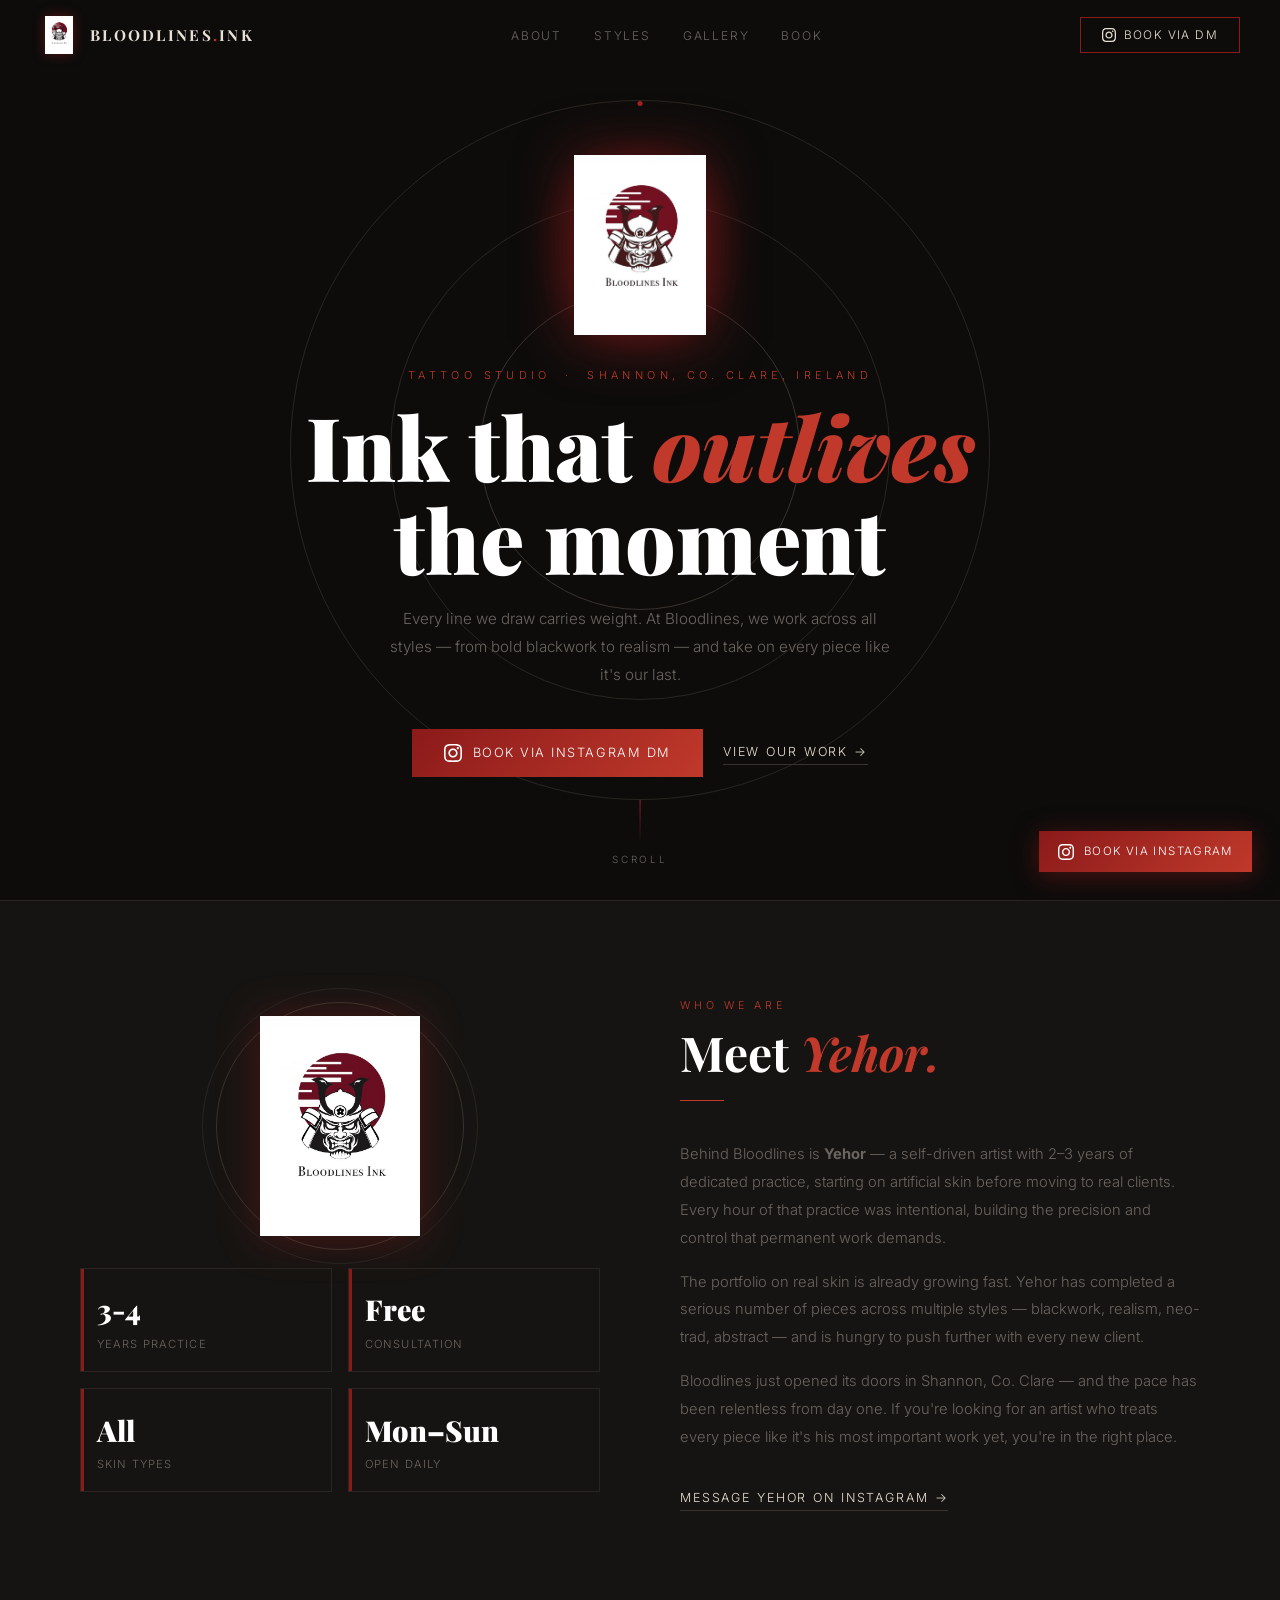
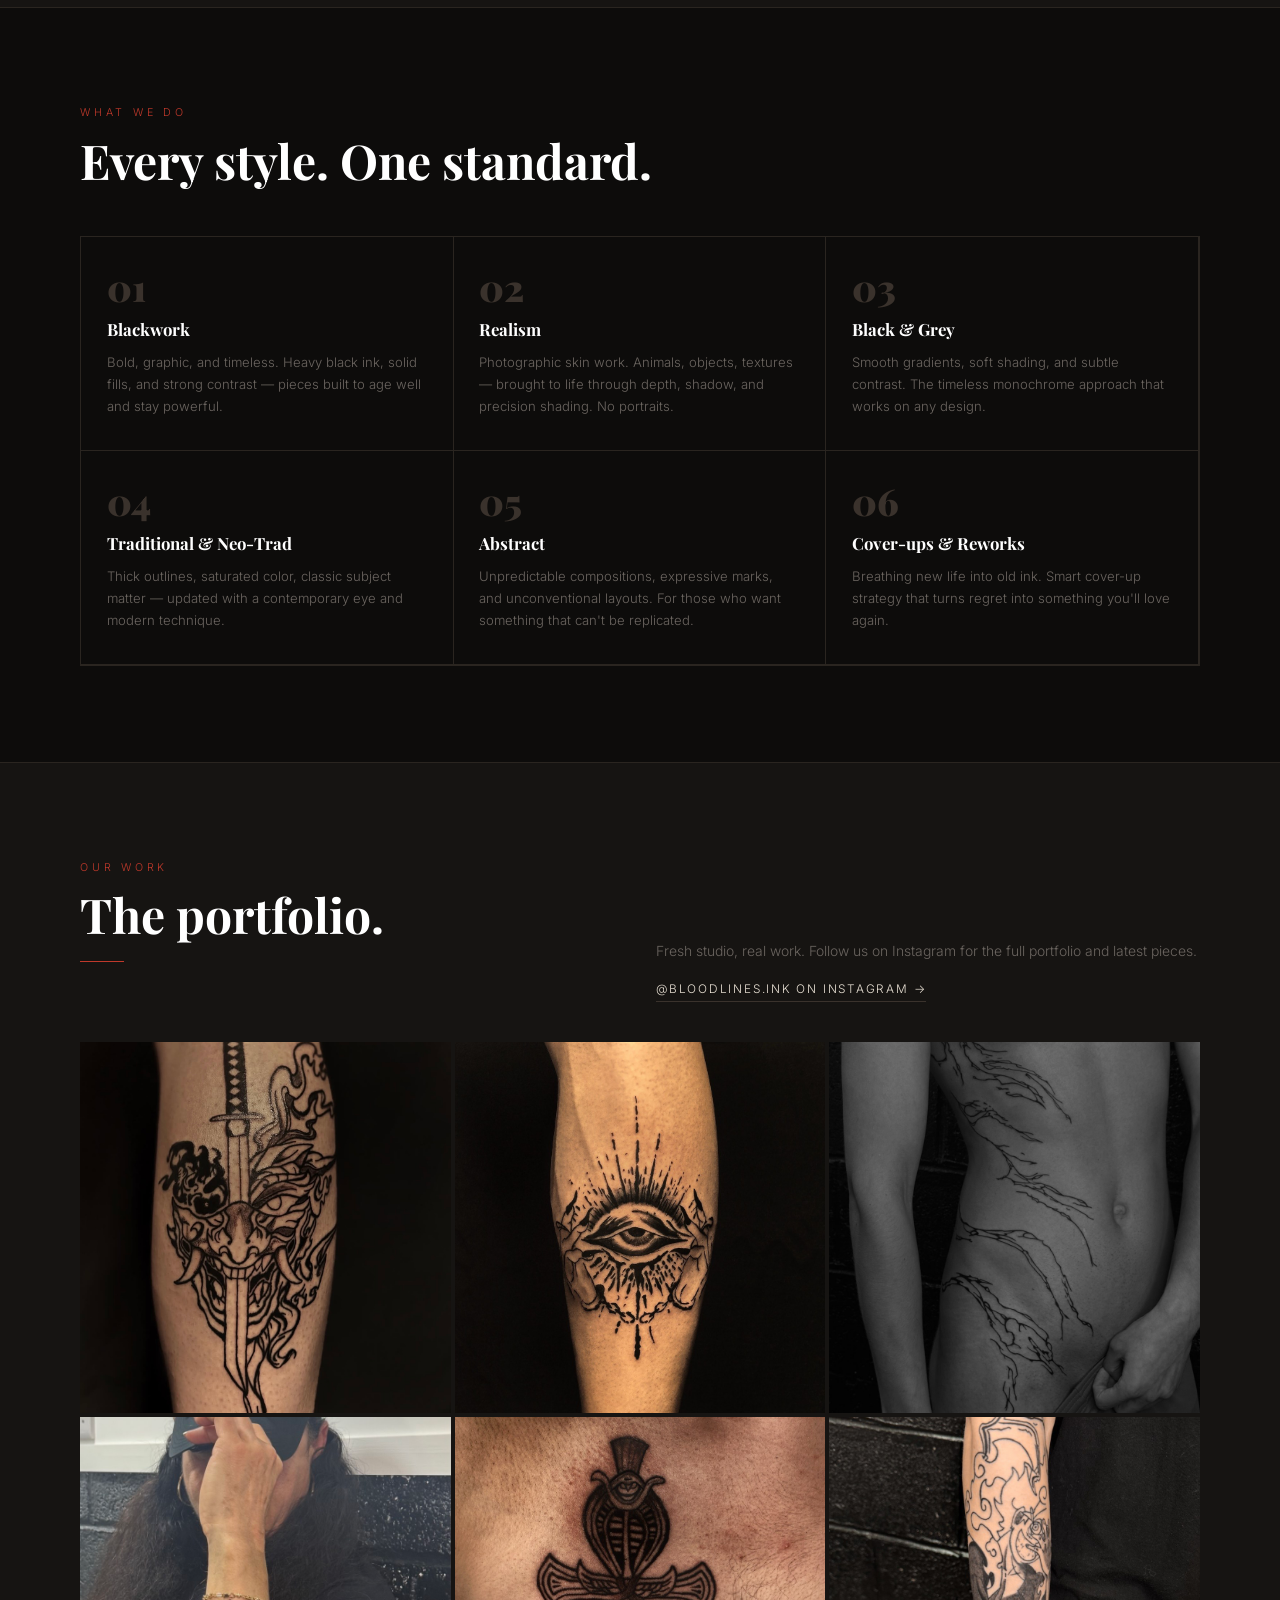
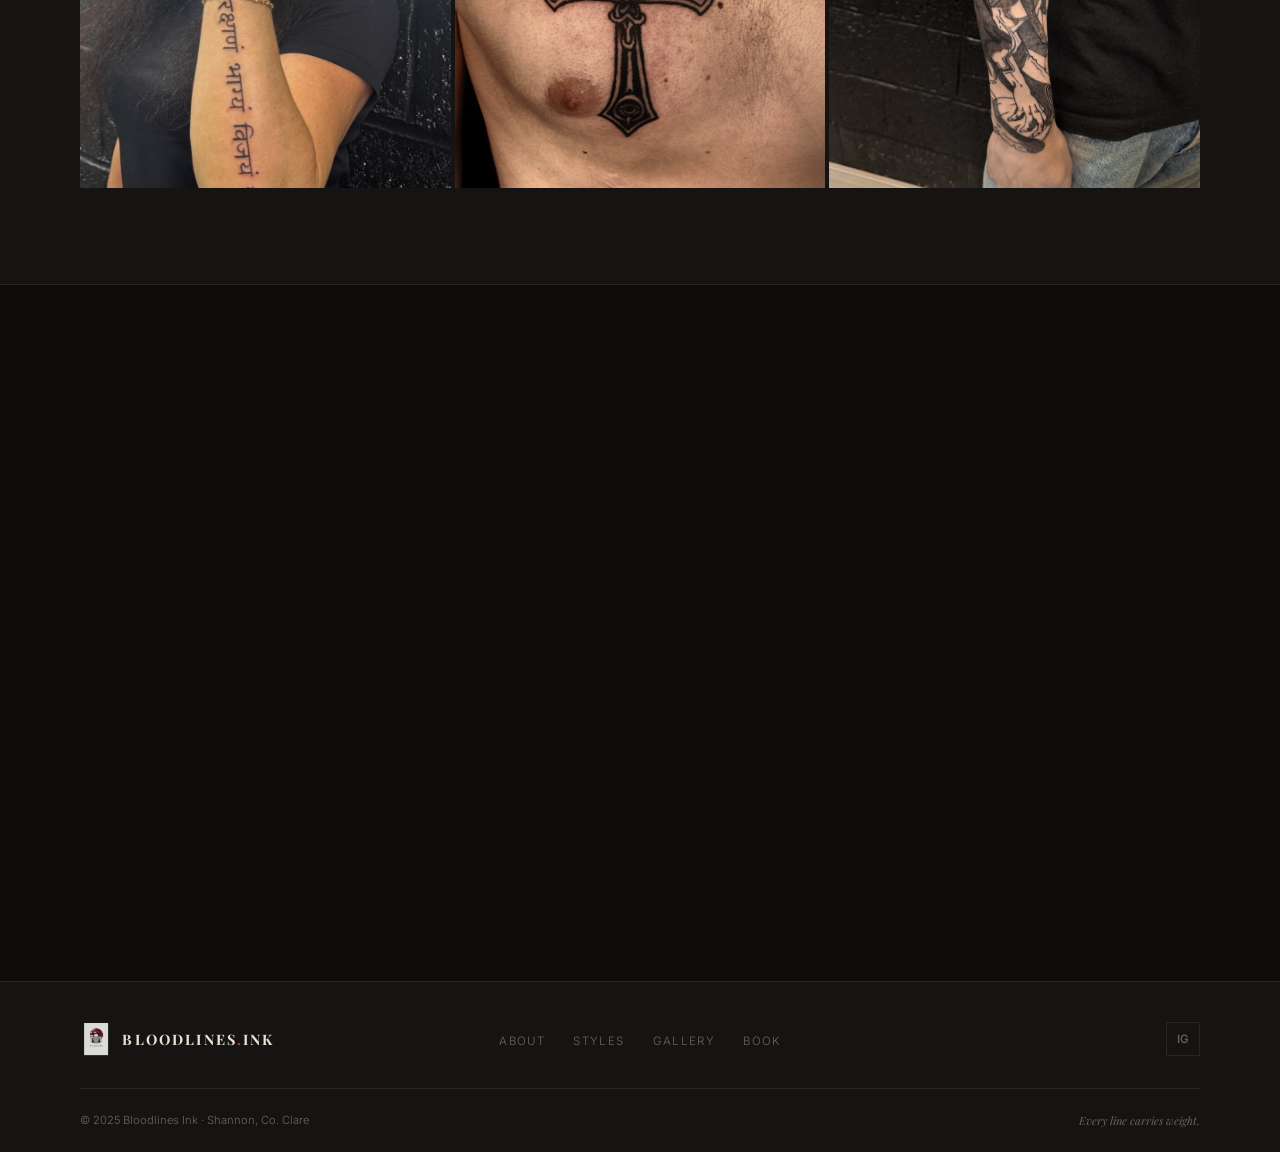
<file: index.html>
<!DOCTYPE html>
<html lang="en">
<head>
  <meta charset="UTF-8">
  <meta name="viewport" content="width=device-width, initial-scale=1.0">
  <meta name="description" content="Bloodlines Ink — Tattoo Studio in Shannon, Co. Clare. Blackwork, Realism, Black & Grey, Neo-Trad, Abstract and Cover-ups. Book via Instagram DM.">
  <title>Bloodlines Ink — Tattoo Studio Shannon, Co. Clare</title>
  <link rel="icon" type="image/jpeg" href="images/logo.jpg">
  <link href="https://fonts.googleapis.com/css2?family=Playfair+Display:ital,wght@0,400;0,700;0,900;1,400;1,700&family=Inter:wght@300;400;500&display=swap" rel="stylesheet">
  <link rel="stylesheet" href="css/style.css">
</head>
<body>

  <!-- ═══════════════════════════════════════════════
       FLOATING INSTAGRAM BUTTON
  ═══════════════════════════════════════════════ -->
  <a href="https://ig.me/m/bloodlines.ink" target="_blank" rel="noopener" class="float-ig">
    <svg viewBox="0 0 24 24"><path d="M12 2.163c3.204 0 3.584.012 4.85.07 3.252.148 4.771 1.691 4.919 4.919.058 1.265.069 1.645.069 4.849 0 3.205-.012 3.584-.069 4.849-.149 3.225-1.664 4.771-4.919 4.919-1.266.058-1.644.07-4.85.07-3.204 0-3.584-.012-4.849-.07-3.26-.149-4.771-1.699-4.919-4.92-.058-1.265-.07-1.644-.07-4.849 0-3.204.013-3.583.07-4.849.149-3.227 1.664-4.771 4.919-4.919 1.266-.057 1.645-.069 4.849-.069zm0-2.163c-3.259 0-3.667.014-4.947.072-4.358.2-6.78 2.618-6.98 6.98-.059 1.281-.073 1.689-.073 4.948 0 3.259.014 3.668.072 4.948.2 4.358 2.618 6.78 6.98 6.98 1.281.058 1.689.072 4.948.072 3.259 0 3.668-.014 4.948-.072 4.354-.2 6.782-2.618 6.979-6.98.059-1.28.073-1.689.073-4.948 0-3.259-.014-3.667-.072-4.947-.196-4.354-2.617-6.78-6.979-6.98-1.281-.059-1.69-.073-4.949-.073zm0 5.838c-3.403 0-6.162 2.759-6.162 6.162s2.759 6.163 6.162 6.163 6.162-2.759 6.162-6.163c0-3.403-2.759-6.162-6.162-6.162zm0 10.162c-2.209 0-4-1.79-4-4 0-2.209 1.791-4 4-4s4 1.791 4 4c0 2.21-1.791 4-4 4zm6.406-11.845c-.796 0-1.441.645-1.441 1.44s.645 1.44 1.441 1.44c.795 0 1.439-.645 1.439-1.44s-.644-1.44-1.439-1.44z"/></svg>
    Book via Instagram
  </a>

  <!-- ═══════════════════════════════════════════════
       NAVIGATION
  ═══════════════════════════════════════════════ -->
  <nav id="navbar">
    <a href="#top" class="nav-logo">
      <img src="images/logo.jpg" alt="Bloodlines Ink" class="nav-logo-img">
      <span class="nav-logo-text">BLOODLINES<span>.</span>INK</span>
    </a>
    <ul class="nav-links">
      <li><a href="#about">About</a></li>
      <li><a href="#styles">Styles</a></li>
      <li><a href="#gallery">Gallery</a></li>
      <li><a href="#booking">Book</a></li>
    </ul>
    <a href="https://ig.me/m/bloodlines.ink" target="_blank" rel="noopener" class="nav-cta">
      <svg viewBox="0 0 24 24"><path d="M12 2.163c3.204 0 3.584.012 4.85.07 3.252.148 4.771 1.691 4.919 4.919.058 1.265.069 1.645.069 4.849 0 3.205-.012 3.584-.069 4.849-.149 3.225-1.664 4.771-4.919 4.919-1.266.058-1.644.07-4.85.07-3.204 0-3.584-.012-4.849-.07-3.26-.149-4.771-1.699-4.919-4.92-.058-1.265-.07-1.644-.07-4.849 0-3.204.013-3.583.07-4.849.149-3.227 1.664-4.771 4.919-4.919 1.266-.057 1.645-.069 4.849-.069zm0-2.163c-3.259 0-3.667.014-4.947.072-4.358.2-6.78 2.618-6.98 6.98-.059 1.281-.073 1.689-.073 4.948 0 3.259.014 3.668.072 4.948.2 4.358 2.618 6.78 6.98 6.98 1.281.058 1.689.072 4.948.072 3.259 0 3.668-.014 4.948-.072 4.354-.2 6.782-2.618 6.979-6.98.059-1.28.073-1.689.073-4.948 0-3.259-.014-3.667-.072-4.947-.196-4.354-2.617-6.78-6.979-6.98-1.281-.059-1.69-.073-4.949-.073zm0 5.838c-3.403 0-6.162 2.759-6.162 6.162s2.759 6.163 6.162 6.163 6.162-2.759 6.162-6.163c0-3.403-2.759-6.162-6.162-6.162zm0 10.162c-2.209 0-4-1.79-4-4 0-2.209 1.791-4 4-4s4 1.791 4 4c0 2.21-1.791 4-4 4zm6.406-11.845c-.796 0-1.441.645-1.441 1.44s.645 1.44 1.441 1.44c.795 0 1.439-.645 1.439-1.44s-.644-1.44-1.439-1.44z"/></svg>
      Book via DM
    </a>
  </nav>

  <!-- ═══════════════════════════════════════════════
       HERO
  ═══════════════════════════════════════════════ -->
  <section class="hero" id="top">
    <div class="hero-rings" aria-hidden="true">
      <div class="ring ring-1"><div class="ring-dot"></div></div>
      <div class="ring ring-2"><div class="ring-dot"></div></div>
      <div class="ring ring-3"><div class="ring-dot"></div></div>
    </div>

    <div class="hero-logo-wrap">
      <div class="hero-logo-glow"></div>
      <img src="images/logo.jpg" alt="Bloodlines Ink" class="hero-logo-img">
    </div>

    <p class="hero-eyebrow">Tattoo Studio &nbsp;·&nbsp; Shannon, Co. Clare, Ireland</p>
    <h1 class="hero-title">Ink that <em>outlives</em><br>the moment</h1>
    <p class="hero-sub">Every line we draw carries weight. At Bloodlines, we work across all styles — from bold blackwork to realism — and take on every piece like it's our last.</p>

    <div class="hero-actions">
      <a href="https://ig.me/m/bloodlines.ink" target="_blank" rel="noopener" class="btn-ig">
        <svg viewBox="0 0 24 24"><path d="M12 2.163c3.204 0 3.584.012 4.85.07 3.252.148 4.771 1.691 4.919 4.919.058 1.265.069 1.645.069 4.849 0 3.205-.012 3.584-.069 4.849-.149 3.225-1.664 4.771-4.919 4.919-1.266.058-1.644.07-4.85.07-3.204 0-3.584-.012-4.849-.07-3.26-.149-4.771-1.699-4.919-4.92-.058-1.265-.07-1.644-.07-4.849 0-3.204.013-3.583.07-4.849.149-3.227 1.664-4.771 4.919-4.919 1.266-.057 1.645-.069 4.849-.069zm0-2.163c-3.259 0-3.667.014-4.947.072-4.358.2-6.78 2.618-6.98 6.98-.059 1.281-.073 1.689-.073 4.948 0 3.259.014 3.668.072 4.948.2 4.358 2.618 6.78 6.98 6.98 1.281.058 1.689.072 4.948.072 3.259 0 3.668-.014 4.948-.072 4.354-.2 6.782-2.618 6.979-6.98.059-1.28.073-1.689.073-4.948 0-3.259-.014-3.667-.072-4.947-.196-4.354-2.617-6.78-6.979-6.98-1.281-.059-1.69-.073-4.949-.073zm0 5.838c-3.403 0-6.162 2.759-6.162 6.162s2.759 6.163 6.162 6.163 6.162-2.759 6.162-6.163c0-3.403-2.759-6.162-6.162-6.162zm0 10.162c-2.209 0-4-1.79-4-4 0-2.209 1.791-4 4-4s4 1.791 4 4c0 2.21-1.791 4-4 4zm6.406-11.845c-.796 0-1.441.645-1.441 1.44s.645 1.44 1.441 1.44c.795 0 1.439-.645 1.439-1.44s-.644-1.44-1.439-1.44z"/></svg>
        Book via Instagram DM
      </a>
      <a href="#gallery" class="btn-ghost">View our work →</a>
    </div>

    <div class="hero-scroll" aria-hidden="true">
      <div class="scroll-line"></div>
      <span class="scroll-label">Scroll</span>
    </div>
  </section>

  <!-- ═══════════════════════════════════════════════
       ABOUT
  ═══════════════════════════════════════════════ -->
  <section class="about" id="about">
    <div class="container">
      <div class="about-grid">

        <div class="about-logo-side fade-up">
          <div class="about-logo-frame">
            <img src="images/logo.jpg" alt="Bloodlines Ink" class="about-logo-main">
          </div>
          <div class="about-stats">
            <div class="stat"><div class="stat-num">3-4</div><div class="stat-label">Years practice</div></div>
            <div class="stat"><div class="stat-num">Free</div><div class="stat-label">Consultation</div></div>
            <div class="stat"><div class="stat-num">All</div><div class="stat-label">Skin types</div></div>
            <div class="stat"><div class="stat-num">Mon–Sun</div><div class="stat-label">Open daily</div></div>
          </div>
        </div>

        <div class="fade-up">
          <p class="section-label">Who we are</p>
          <h2 class="section-title">Meet <em style="font-style:italic;color:var(--red-bright)">Yehor.</em></h2>
          <div class="divider-short"></div>
          <p class="about-p">Behind Bloodlines is <strong>Yehor</strong> — a self-driven artist with 2–3 years of dedicated practice, starting on artificial skin before moving to real clients. Every hour of that practice was intentional, building the precision and control that permanent work demands.</p>
          <p class="about-p">The portfolio on real skin is already growing fast. Yehor has completed a serious number of pieces across multiple styles — blackwork, realism, neo-trad, abstract — and is hungry to push further with every new client.</p>
          <p class="about-p" style="margin-bottom:2rem">Bloodlines just opened its doors in Shannon, Co. Clare — and the pace has been relentless from day one. If you're looking for an artist who treats every piece like it's his most important work yet, you're in the right place.</p>
          <a href="https://ig.me/m/bloodlines.ink" target="_blank" rel="noopener" class="btn-ghost">Message Yehor on Instagram →</a>
        </div>

      </div>
    </div>
  </section>

  <!-- ═══════════════════════════════════════════════
       STYLES
  ═══════════════════════════════════════════════ -->
  <section class="styles-section" id="styles">
    <div class="container">
      <div class="fade-up">
        <p class="section-label">What we do</p>
        <h2 class="section-title">Every style. One standard.</h2>
      </div>
      <div class="styles-grid fade-up">
        <div class="style-card">
          <div class="style-num">01</div>
          <div class="style-name">Blackwork</div>
          <p class="style-desc">Bold, graphic, and timeless. Heavy black ink, solid fills, and strong contrast — pieces built to age well and stay powerful.</p>
        </div>
        <div class="style-card">
          <div class="style-num">02</div>
          <div class="style-name">Realism</div>
          <p class="style-desc">Photographic skin work. Animals, objects, textures — brought to life through depth, shadow, and precision shading. No portraits.</p>
        </div>
        <div class="style-card">
          <div class="style-num">03</div>
          <div class="style-name">Black & Grey</div>
          <p class="style-desc">Smooth gradients, soft shading, and subtle contrast. The timeless monochrome approach that works on any design.</p>
        </div>
        <div class="style-card">
          <div class="style-num">04</div>
          <div class="style-name">Traditional & Neo-Trad</div>
          <p class="style-desc">Thick outlines, saturated color, classic subject matter — updated with a contemporary eye and modern technique.</p>
        </div>
        <div class="style-card">
          <div class="style-num">05</div>
          <div class="style-name">Abstract</div>
          <p class="style-desc">Unpredictable compositions, expressive marks, and unconventional layouts. For those who want something that can't be replicated.</p>
        </div>
        <div class="style-card">
          <div class="style-num">06</div>
          <div class="style-name">Cover-ups & Reworks</div>
          <p class="style-desc">Breathing new life into old ink. Smart cover-up strategy that turns regret into something you'll love again.</p>
        </div>
      </div>
    </div>
  </section>

  <!-- ═══════════════════════════════════════════════
     GALLERY
═══════════════════════════════════════════════ -->
<section class="gallery-section" id="gallery">
  <div class="container">
    <div class="gallery-header fade-up">
      <div>
        <p class="section-label">Our work</p>
        <h2 class="section-title">The portfolio.</h2>
        <div class="divider-short"></div>
      </div>
      <div>
        <p class="gallery-note">Fresh studio, real work. Follow us on Instagram for the full portfolio and latest pieces.</p>
        <a href="https://www.instagram.com/bloodlines.ink" target="_blank" rel="noopener" class="btn-ghost" style="margin-top:1rem;font-size:.74rem">@bloodlines.ink on Instagram →</a>
      </div>
    </div>

    <div class="gallery-grid fade-up">

      <div class="g-item featured">
        <img src="images/tattoo1.jpg" alt="Tattoo work — Bloodlines Ink">
        <div class="g-overlay"><span class="g-overlay-text">Bloodlines Ink</span></div>
      </div>

      <div class="g-item">
        <img src="images/image.png" alt="Tattoo work — Bloodlines Ink">
        <div class="g-overlay"><span class="g-overlay-text">Bloodlines Ink</span></div>
      </div>

      <div class="g-item">
        <img src="images/image1.png" alt="Tattoo work — Bloodlines Ink">
        <div class="g-overlay"><span class="g-overlay-text">Bloodlines Ink</span></div>
      </div>

      <div class="g-item">
        <img src="images/image2.png" alt="Tattoo work — Bloodlines Ink">
        <div class="g-overlay"><span class="g-overlay-text">Bloodlines Ink</span></div>
      </div>

      <div class="g-item">
        <img src="images/image3.png" alt="Tattoo work — Bloodlines Ink">
        <div class="g-overlay"><span class="g-overlay-text">Bloodlines Ink</span></div>
      </div>

      <div class="g-item">
        <img src="images/image4.png" alt="Tattoo work — Bloodlines Ink">
        <div class="g-overlay"><span class="g-overlay-text">Bloodlines Ink</span></div>
      </div>

    </div>
  </div>
</section>

  <!-- ═══════════════════════════════════════════════
       BOOKING
  ═══════════════════════════════════════════════ -->
  <section class="booking-section" id="booking">
    <div class="container">
      <div class="booking-grid">

        <div class="fade-up">
          <p class="section-label">Book a session</p>
          <h2 class="section-title">Let's make something <em style="font-style:italic;color:var(--red-bright)">permanent.</em></h2>
          <div class="divider-short"></div>
          <p class="about-p">Send Yehor a DM on Instagram — tell him your idea, style, and placement. He'll get back to you fast to sort out your session. First consultation is always free, no pressure.</p>
          <div class="contact-item">
            <div class="contact-icon">📍</div>
            <div>
              <div class="contact-label">Location</div>
              <div class="contact-value">Shannon, Co. Clare, Ireland</div>
            </div>
          </div>
          <div class="contact-item">
            <div class="contact-icon">🕐</div>
            <div>
              <div class="contact-label">Hours</div>
              <div class="contact-value">Mon – Sun &nbsp;·&nbsp; 10am – 7pm</div>
            </div>
          </div>
          <div class="contact-item">
            <div class="contact-icon">✦</div>
            <div>
              <div class="contact-label">Walk-ins</div>
              <div class="contact-value">Welcome when available</div>
            </div>
          </div>
        </div>

        <div class="fade-up">
          <div class="ig-box">
            <div class="ig-box-icon">
              <svg viewBox="0 0 24 24"><path d="M12 2.163c3.204 0 3.584.012 4.85.07 3.252.148 4.771 1.691 4.919 4.919.058 1.265.069 1.645.069 4.849 0 3.205-.012 3.584-.069 4.849-.149 3.225-1.664 4.771-4.919 4.919-1.266.058-1.644.07-4.85.07-3.204 0-3.584-.012-4.849-.07-3.26-.149-4.771-1.699-4.919-4.92-.058-1.265-.07-1.644-.07-4.849 0-3.204.013-3.583.07-4.849.149-3.227 1.664-4.771 4.919-4.919 1.266-.057 1.645-.069 4.849-.069zm0-2.163c-3.259 0-3.667.014-4.947.072-4.358.2-6.78 2.618-6.98 6.98-.059 1.281-.073 1.689-.073 4.948 0 3.259.014 3.668.072 4.948.2 4.358 2.618 6.78 6.98 6.98 1.281.058 1.689.072 4.948.072 3.259 0 3.668-.014 4.948-.072 4.354-.2 6.782-2.618 6.979-6.98.059-1.28.073-1.689.073-4.948 0-3.259-.014-3.667-.072-4.947-.196-4.354-2.617-6.78-6.979-6.98-1.281-.059-1.69-.073-4.949-.073zm0 5.838c-3.403 0-6.162 2.759-6.162 6.162s2.759 6.163 6.162 6.163 6.162-2.759 6.162-6.163c0-3.403-2.759-6.162-6.162-6.162zm0 10.162c-2.209 0-4-1.79-4-4 0-2.209 1.791-4 4-4s4 1.791 4 4c0 2.21-1.791 4-4 4zm6.406-11.845c-.796 0-1.441.645-1.441 1.44s.645 1.44 1.441 1.44c.795 0 1.439-.645 1.439-1.44s-.644-1.44-1.439-1.44z"/></svg>
            </div>
            <h3>Book via Instagram DM</h3>
            <p>The fastest way to reach us. Send a message and Yehor will reply within a few hours.</p>
            <div class="ig-steps">
              <div class="ig-step"><div class="ig-step-num">1</div>Click the button below — opens our Instagram DM</div>
              <div class="ig-step"><div class="ig-step-num">2</div>Tell us your idea, style, and placement</div>
              <div class="ig-step"><div class="ig-step-num">3</div>Yehor replies fast and sorts out your session</div>
            </div>
            <a href="https://ig.me/m/bloodlines.ink" target="_blank" rel="noopener" class="btn-ig">
              <svg viewBox="0 0 24 24"><path d="M12 2.163c3.204 0 3.584.012 4.85.07 3.252.148 4.771 1.691 4.919 4.919.058 1.265.069 1.645.069 4.849 0 3.205-.012 3.584-.069 4.849-.149 3.225-1.664 4.771-4.919 4.919-1.266.058-1.644.07-4.85.07-3.204 0-3.584-.012-4.849-.07-3.26-.149-4.771-1.699-4.919-4.92-.058-1.265-.07-1.644-.07-4.849 0-3.204.013-3.583.07-4.849.149-3.227 1.664-4.771 4.919-4.919 1.266-.057 1.645-.069 4.849-.069zm0-2.163c-3.259 0-3.667.014-4.947.072-4.358.2-6.78 2.618-6.98 6.98-.059 1.281-.073 1.689-.073 4.948 0 3.259.014 3.668.072 4.948.2 4.358 2.618 6.78 6.98 6.98 1.281.058 1.689.072 4.948.072 3.259 0 3.668-.014 4.948-.072 4.354-.2 6.782-2.618 6.979-6.98.059-1.28.073-1.689.073-4.948 0-3.259-.014-3.667-.072-4.947-.196-4.354-2.617-6.78-6.979-6.98-1.281-.059-1.69-.073-4.949-.073zm0 5.838c-3.403 0-6.162 2.759-6.162 6.162s2.759 6.163 6.162 6.163 6.162-2.759 6.162-6.163c0-3.403-2.759-6.162-6.162-6.162zm0 10.162c-2.209 0-4-1.79-4-4 0-2.209 1.791-4 4-4s4 1.791 4 4c0 2.21-1.791 4-4 4zm6.406-11.845c-.796 0-1.441.645-1.441 1.44s.645 1.44 1.441 1.44c.795 0 1.439-.645 1.439-1.44s-.644-1.44-1.439-1.44z"/></svg>
              Open Instagram DM
            </a>
            <div class="ig-handle">Follow us: <span>@bloodlines.ink</span></div>
          </div>
        </div>

      </div>
    </div>
  </section>

  <!-- ═══════════════════════════════════════════════
       FOOTER
  ═══════════════════════════════════════════════ -->
  <footer>
    <div class="container">
      <div class="footer-top">
        <div class="footer-logo-wrap">
          <img src="images/logo.jpg" alt="Bloodlines Ink" class="footer-logo-img">
          <div class="footer-logo-text">BLOODLINES<span>.</span>INK</div>
        </div>
        <ul class="footer-links">
          <li><a href="#about">About</a></li>
          <li><a href="#styles">Styles</a></li>
          <li><a href="#gallery">Gallery</a></li>
          <li><a href="#booking">Book</a></li>
        </ul>
        <div class="footer-social">
          <a href="https://www.instagram.com/bloodlines.ink" target="_blank" rel="noopener" class="social-btn" title="Instagram">IG</a>
        </div>
      </div>
      <div class="footer-bottom">
        <p class="footer-copy">© 2025 Bloodlines Ink · Shannon, Co. Clare</p>
        <p class="footer-tagline">Every line carries weight.</p>
      </div>
    </div>
  </footer>

  <script src="js/main.js"></script>
</body>
</html>
</file>
<file: css/style.css>
*{margin:0;padding:0;box-sizing:border-box}
:root{
  --black:#0D0C0B;
  --surface:#161412;
  --card:#1E1B17;
  --red:#8B1A1A;
  --red-mid:#A52020;
  --red-bright:#C0392B;
  --bone:#E8E0D4;
  --muted:#6B6560;
  --border:#2A2520;
  --border-mid:#3A322C;
}
html{scroll-behavior:smooth}
body{background:var(--black);color:var(--bone);font-family:"Inter",sans-serif;font-weight:300;line-height:1.6;overflow-x:hidden}
 
@keyframes fadeUp{from{opacity:0;transform:translateY(28px)}to{opacity:1;transform:translateY(0)}}
@keyframes fadeIn{from{opacity:0}to{opacity:1}}
@keyframes rotateSlow{from{transform:rotate(0deg)}to{transform:rotate(360deg)}}
@keyframes pulse{0%,100%{opacity:.35}50%{opacity:.8}}
@keyframes igPulse{0%,100%{box-shadow:0 0 0 0 rgba(192,57,43,.4)}70%{box-shadow:0 0 0 12px rgba(192,57,43,0)}}
 
.fade-up{opacity:0;transform:translateY(28px);transition:opacity .7s ease,transform .7s ease}
.fade-up.visible{opacity:1;transform:translateY(0)}
 
/* NAV */
nav{position:fixed;top:0;left:0;right:0;z-index:100;padding:1rem 2.5rem;display:flex;justify-content:space-between;align-items:center;transition:background .4s,border-color .4s;border-bottom:1px solid transparent}
nav.scrolled{background:rgba(13,12,11,.96);backdrop-filter:blur(16px);border-color:var(--border)}
.nav-logo{display:flex;align-items:center;gap:.75rem;text-decoration:none}
.nav-logo-img{width:38px;height:38px;object-fit:contain;filter:drop-shadow(0 0 6px rgba(139,26,26,.55));mix-blend-mode:lighten}
.nav-logo-text{font-family:"Playfair Display",serif;font-size:.95rem;font-weight:700;letter-spacing:.15em;color:var(--bone)}
.nav-logo-text span{color:var(--red-bright)}
.nav-links{display:flex;gap:2rem;list-style:none}
.nav-links a{color:var(--muted);text-decoration:none;font-size:.75rem;letter-spacing:.15em;text-transform:uppercase;transition:color .2s;position:relative}
.nav-links a::after{content:"";position:absolute;bottom:-4px;left:0;right:0;height:1px;background:var(--red-bright);transform:scaleX(0);transition:transform .25s}
.nav-links a:hover{color:var(--bone)}
.nav-links a:hover::after{transform:scaleX(1)}
.nav-cta{background:transparent;color:var(--bone);border:1px solid var(--red);padding:.5rem 1.3rem;font-size:.74rem;letter-spacing:.12em;text-transform:uppercase;text-decoration:none;transition:background .2s,color .2s;display:flex;align-items:center;gap:.5rem}
.nav-cta:hover{background:var(--red);color:#fff}
.nav-cta svg{width:14px;height:14px;fill:currentColor}
 
/* HERO */
.hero{min-height:100vh;display:flex;flex-direction:column;justify-content:center;align-items:center;text-align:center;position:relative;overflow:hidden;padding:8rem 2rem 6rem}
.hero-rings{position:absolute;inset:0;display:flex;align-items:center;justify-content:center;pointer-events:none}
.ring{position:absolute;border-radius:50%;border:1px solid var(--border)}
.ring-1{width:320px;height:320px;border-color:var(--border-mid);animation:rotateSlow 40s linear infinite}
.ring-2{width:500px;height:500px;animation:rotateSlow 60s linear infinite reverse}
.ring-3{width:700px;height:700px;animation:rotateSlow 90s linear infinite}
.ring-dot{position:absolute;width:5px;height:5px;background:var(--red-mid);border-radius:50%;top:0;left:50%;transform:translateX(-50%)}
.hero-logo-wrap{position:relative;width:180px;height:180px;margin:0 auto 2rem;animation:fadeIn 1s ease .2s both}
.hero-logo-glow{position:absolute;inset:-24px;border-radius:50%;background:radial-gradient(circle,rgba(139,26,26,.45) 0%,transparent 70%);animation:pulse 3s ease-in-out infinite}
.hero-logo-img{width:180px;height:180px;object-fit:contain;position:relative;z-index:1;filter:drop-shadow(0 4px 28px rgba(139,26,26,.7));mix-blend-mode:lighten}
.hero-eyebrow{font-size:.68rem;letter-spacing:.4em;text-transform:uppercase;color:var(--red-bright);margin-bottom:1rem;animation:fadeUp .8s ease .4s both}
.hero-title{font-family:"Playfair Display",serif;font-size:clamp(2.8rem,7vw,5.5rem);line-height:1.05;font-weight:900;color:#fff;margin-bottom:1.25rem;animation:fadeUp .8s ease .55s both}
.hero-title em{font-style:italic;color:var(--red-bright)}
.hero-sub{max-width:500px;font-size:.95rem;color:var(--muted);line-height:1.85;margin:0 auto 2.5rem;animation:fadeUp .8s ease .7s both}
.hero-actions{display:flex;align-items:center;gap:1.25rem;justify-content:center;animation:fadeUp .8s ease .85s both;flex-wrap:wrap}
 
/* IG BUTTON */
.btn-ig{display:inline-flex;align-items:center;gap:.65rem;background:linear-gradient(135deg,var(--red) 0%,var(--red-bright) 100%);color:#fff;padding:.85rem 2rem;font-size:.8rem;letter-spacing:.12em;text-transform:uppercase;text-decoration:none;border:none;cursor:pointer;transition:transform .2s,opacity .2s;animation:igPulse 2.5s ease-in-out infinite}
.btn-ig:hover{transform:translateY(-2px);opacity:.9}
.btn-ig svg{width:18px;height:18px;fill:currentColor;flex-shrink:0}
.btn-ghost{color:var(--bone);font-size:.78rem;letter-spacing:.15em;text-transform:uppercase;text-decoration:none;display:inline-flex;align-items:center;gap:.4rem;padding-bottom:2px;border-bottom:1px solid var(--border-mid);transition:border-color .2s,color .2s}
.btn-ghost:hover{color:var(--red-bright);border-color:var(--red-mid)}
 
.hero-scroll{position:absolute;bottom:2rem;left:50%;transform:translateX(-50%);display:flex;flex-direction:column;align-items:center;gap:.5rem;animation:fadeIn 1s ease 1.2s both}
.scroll-line{width:1px;height:44px;background:linear-gradient(to bottom,var(--red-mid),transparent)}
.scroll-label{font-size:.62rem;letter-spacing:.3em;text-transform:uppercase;color:var(--muted)}
 
/* SECTIONS */
section{padding:6rem 0}
.container{max-width:1200px;margin:0 auto;padding:0 2.5rem}
.section-label{font-size:.67rem;letter-spacing:.35em;text-transform:uppercase;color:var(--red-bright);margin-bottom:.7rem}
.section-title{font-family:"Playfair Display",serif;font-size:clamp(1.9rem,4vw,3rem);font-weight:700;color:#fff;line-height:1.15;margin-bottom:1.2rem}
.divider-short{width:44px;height:1px;background:var(--red-bright);margin-bottom:2.5rem}
 
/* ABOUT */
.about{background:var(--surface);border-top:1px solid var(--border);border-bottom:1px solid var(--border)}
.about-grid{display:grid;grid-template-columns:1fr 1fr;gap:5rem;align-items:center}
.about-logo-side{display:flex;flex-direction:column;align-items:center;gap:2rem}
.about-logo-frame{position:relative;width:220px;height:220px}
.about-logo-frame::before{content:"";position:absolute;inset:-14px;border-radius:50%;border:1px solid var(--border-mid)}
.about-logo-frame::after{content:"";position:absolute;inset:-28px;border-radius:50%;border:1px solid var(--border)}
.about-logo-main{width:220px;height:220px;object-fit:contain;filter:drop-shadow(0 2px 20px rgba(139,26,26,.45));mix-blend-mode:lighten}
.about-stats{display:grid;grid-template-columns:1fr 1fr;gap:1rem;width:100%}
.stat{border:1px solid var(--border);padding:1.1rem 1rem;position:relative;overflow:hidden;transition:border-color .25s}
.stat::before{content:"";position:absolute;top:0;left:0;width:3px;height:100%;background:var(--red)}
.stat:hover{border-color:var(--border-mid)}
.stat-num{font-family:"Playfair Display",serif;font-size:1.8rem;font-weight:900;color:#fff}
.stat-label{font-size:.7rem;letter-spacing:.1em;text-transform:uppercase;color:var(--muted);margin-top:.2rem}
.about-text p{color:var(--muted);line-height:1.9;margin-bottom:1rem;font-size:.92rem}
 
/* STYLES */
.styles-section{background:var(--black)}
.styles-grid{display:grid;grid-template-columns:repeat(3,1fr);border:1px solid var(--border);margin-top:3rem}
.style-card{padding:2rem 1.6rem;border-right:1px solid var(--border);border-bottom:1px solid var(--border);position:relative;overflow:hidden;transition:background .3s}
.style-card::after{content:"";position:absolute;bottom:0;left:0;width:0;height:2px;background:var(--red-bright);transition:width .35s ease}
.style-card:hover{background:var(--card)}
.style-card:hover::after{width:100%}
.style-num{font-family:"Playfair Display",serif;font-size:2.3rem;font-weight:900;color:var(--border-mid);line-height:1;margin-bottom:.65rem;transition:color .3s}
.style-card:hover .style-num{color:var(--red-mid)}
.style-name{font-family:"Playfair Display",serif;font-size:1.05rem;font-weight:700;color:#fff;margin-bottom:.5rem}
.style-desc{font-size:.82rem;color:var(--muted);line-height:1.7}
 
/* GALLERY */
.gallery-section{background:var(--surface);border-top:1px solid var(--border)}
.gallery-header{display:grid;grid-template-columns:1fr 1fr;align-items:end;margin-bottom:2.5rem;gap:2rem}
.gallery-grid{display:grid;grid-template-columns:repeat(3,1fr);gap:4px}
.g-item{background:var(--card);display:flex;align-items:center;justify-content:center;overflow:hidden;position:relative;cursor:pointer;aspect-ratio:1/1}
.g-item.featured{grid-column:span 1;grid-row:span 1;aspect-ratio:1/1}
.g-item img{width:100%;height:100%;object-fit:cover;object-position:center;transition:transform .5s ease;display:block}
.g-item:hover img{transform:scale(1.04)}
.g-placeholder{text-align:center;padding:1rem}
.g-icon{font-family:"Playfair Display",serif;font-size:1.8rem;font-weight:900;color:var(--border-mid);display:block;margin-bottom:.4rem}
.g-label{font-size:.63rem;letter-spacing:.15em;text-transform:uppercase;color:var(--border-mid)}
.g-overlay{position:absolute;inset:0;background:rgba(139,26,26,0);transition:background .3s;display:flex;align-items:flex-end;padding:1.25rem}
.g-overlay-text{color:#fff;font-size:.72rem;letter-spacing:.15em;text-transform:uppercase;opacity:0;transition:opacity .3s;font-family:"Playfair Display",serif;font-style:italic}
.g-item:hover .g-overlay{background:rgba(13,12,11,.45)}
.g-item:hover .g-overlay-text{opacity:1}
 
/* BOOKING CTA */
.booking-section{background:var(--black);border-top:1px solid var(--border)}
.booking-grid{display:grid;grid-template-columns:1fr 1fr;gap:5rem;align-items:center}
.booking-info p{color:var(--muted);line-height:1.9;font-size:.92rem;margin-bottom:1.5rem}
.contact-item{display:flex;align-items:center;gap:1rem;padding:.8rem 0;border-bottom:1px solid var(--border)}
.contact-icon{width:30px;text-align:center;font-size:.95rem;color:var(--red-bright);flex-shrink:0}
.contact-label{font-size:.67rem;letter-spacing:.15em;text-transform:uppercase;color:var(--muted);margin-bottom:.15rem}
.contact-value{font-size:.88rem;color:var(--bone)}
 
/* IG BOOKING BOX */
.ig-box{border:1px solid var(--border-mid);padding:2.5rem;text-align:center;background:var(--card);position:relative;overflow:hidden}
.ig-box::before{content:"";position:absolute;top:0;left:0;right:0;height:2px;background:linear-gradient(90deg,transparent,var(--red),transparent)}
.ig-box-icon{width:64px;height:64px;background:linear-gradient(135deg,var(--red) 0%,var(--red-bright) 100%);border-radius:16px;display:flex;align-items:center;justify-content:center;margin:0 auto 1.25rem}
.ig-box-icon svg{width:32px;height:32px;fill:#fff}
.ig-box h3{font-family:"Playfair Display",serif;font-size:1.5rem;font-weight:700;color:#fff;margin-bottom:.6rem}
.ig-box p{font-size:.85rem;color:var(--muted);line-height:1.7;margin-bottom:1.75rem;max-width:300px;margin-left:auto;margin-right:auto}
.ig-box .btn-ig{width:100%;justify-content:center;font-size:.82rem;padding:.95rem 1.5rem;border-radius:0}
.ig-handle{display:inline-flex;align-items:center;gap:.4rem;font-size:.75rem;color:var(--muted);margin-top:1rem;letter-spacing:.1em}
.ig-handle span{color:var(--red-bright)}
.ig-steps{display:flex;flex-direction:column;gap:.65rem;margin-bottom:1.75rem;text-align:left}
.ig-step{display:flex;align-items:flex-start;gap:.75rem;font-size:.82rem;color:var(--muted);line-height:1.5}
.ig-step-num{width:20px;height:20px;background:var(--red);color:#fff;font-size:.65rem;font-weight:700;display:flex;align-items:center;justify-content:center;flex-shrink:0;margin-top:1px}
 
/* FOOTER */
footer{background:var(--surface);border-top:1px solid var(--border)}
.footer-top{padding:2.5rem 0 2rem;display:grid;grid-template-columns:1fr auto 1fr;align-items:center;gap:2rem;border-bottom:1px solid var(--border)}
.footer-logo-wrap{display:flex;align-items:center;gap:.65rem}
.footer-logo-img{width:32px;height:32px;object-fit:contain;opacity:.85;mix-blend-mode:lighten}
.footer-logo-text{font-family:"Playfair Display",serif;font-size:.9rem;font-weight:700;letter-spacing:.15em;color:var(--bone)}
.footer-logo-text span{color:var(--red-bright)}
.footer-links{display:flex;gap:1.75rem;list-style:none;justify-content:center}
.footer-links a{color:var(--muted);text-decoration:none;font-size:.72rem;letter-spacing:.12em;text-transform:uppercase;transition:color .2s}
.footer-links a:hover{color:var(--bone)}
.footer-social{display:flex;gap:.75rem;justify-content:flex-end;align-items:center}
.social-btn{width:34px;height:34px;border:1px solid var(--border);display:flex;align-items:center;justify-content:center;color:var(--muted);text-decoration:none;font-size:.72rem;transition:border-color .2s,color .2s;font-weight:500}
.social-btn:hover{border-color:var(--red-mid);color:var(--red-bright)}
.footer-bottom{padding:1.4rem 0;display:flex;justify-content:space-between;align-items:center}
.footer-copy{font-size:.7rem;color:var(--muted)}
.footer-tagline{font-size:.7rem;color:var(--muted);font-style:italic;font-family:"Playfair Display",serif}
 
/* FLOATING IG BUTTON */
.float-ig{position:fixed;bottom:1.75rem;right:1.75rem;z-index:99;display:flex;align-items:center;gap:.6rem;background:linear-gradient(135deg,var(--red),var(--red-bright));color:#fff;padding:.7rem 1.2rem;text-decoration:none;font-size:.72rem;letter-spacing:.12em;text-transform:uppercase;box-shadow:0 4px 24px rgba(139,26,26,.5);transition:transform .2s,box-shadow .2s;animation:igPulse 3s ease-in-out infinite}
.float-ig:hover{transform:translateY(-3px);box-shadow:0 8px 32px rgba(139,26,26,.6)}
.float-ig svg{width:16px;height:16px;fill:currentColor;flex-shrink:0}
 
@media(max-width:900px){
  .about-grid,.booking-grid,.gallery-header{grid-template-columns:1fr;gap:2.5rem}
  .styles-grid{grid-template-columns:1fr 1fr}
  .gallery-grid{grid-template-columns:repeat(2,1fr)}
  .g-item.featured{grid-column:span 1;aspect-ratio:1/1}
  .footer-top{grid-template-columns:1fr;text-align:center}
  .footer-social{justify-content:center}
  .nav-links{display:none}
}
@media(max-width:600px){
  nav{padding:1rem 1.25rem}
  .hero{padding:7rem 1.25rem 5rem}
  .container{padding:0 1.25rem}
  .styles-grid{grid-template-columns:1fr}
  .gallery-grid{grid-template-columns:repeat(2,1fr)}
  .float-ig{bottom:1rem;right:1rem;padding:.6rem 1rem;font-size:.68rem}
}
 
/* ─── Utility ─────────────────────────────────── */
.about-p{color:var(--muted);line-height:1.9;font-size:.92rem;margin-bottom:1rem}
.gallery-note{color:var(--muted);font-size:.87rem;line-height:1.8}
</file>
